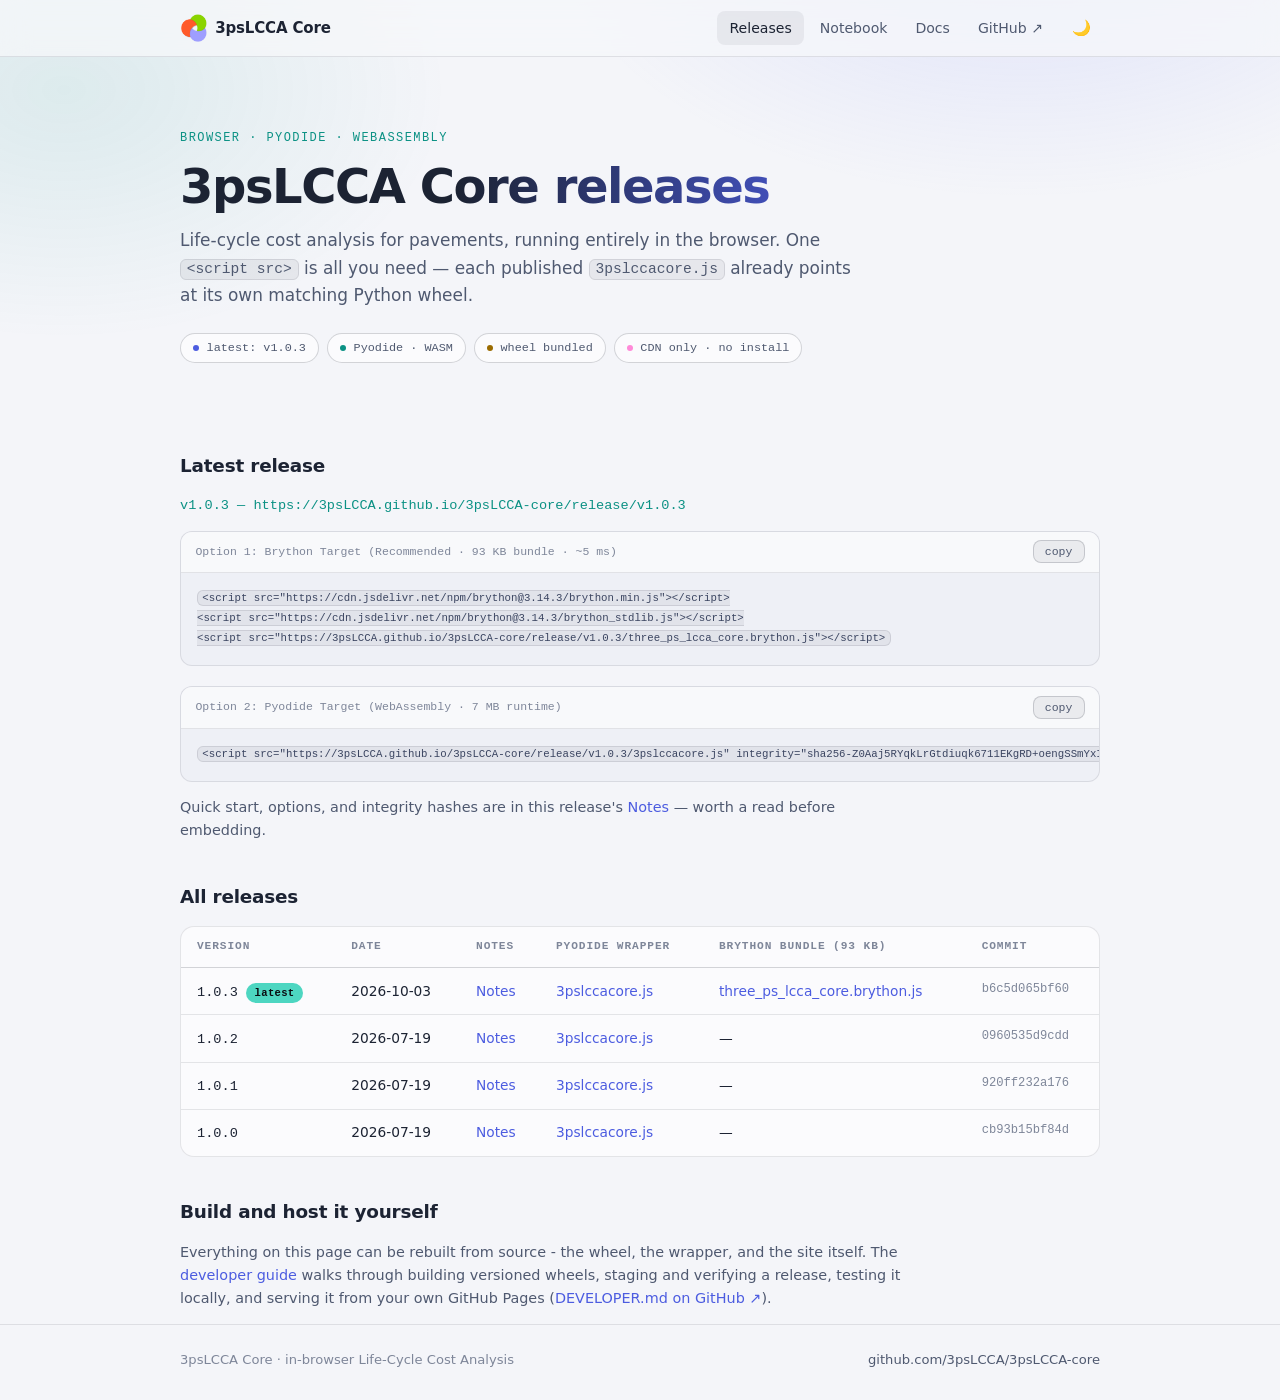
<file: index.html>
<!doctype html>
<html lang="en">

<head>
  <meta charset="utf-8" />
  <meta name="viewport" content="width=device-width, initial-scale=1" />
  <title>3psLCCA Core — Releases</title>
  <meta name="description"
    content="Published browser/Pyodide releases of 3pslccacore.js — the single script you need for in-browser LCCA." />
  <link rel="icon" type="image/svg+xml" href="./assets/logo-3psLCCA.svg" />
  <link rel="stylesheet" href="./assets/site.css" />
  <script src="./assets/theme.js"></script>
  <style>
    /* ---- hero ---- */
    header {
      padding: 4.5rem 0 3rem;
    }

    .eyebrow {
      font-family: var(--mono);
      font-size: 0.75rem;
      letter-spacing: 0.12em;
      text-transform: uppercase;
      color: var(--accent-2);
      margin: 0 0 0.75rem;
    }

    h1 {
      margin: 0 0 0.9rem;
      font-size: clamp(2rem, 5vw, 3rem);
      font-weight: 800;
      letter-spacing: -0.03em;
      line-height: 1.1;
      background: linear-gradient(90deg, var(--h1-grad-from) 30%, var(--h1-grad-mid) 75%, var(--accent-2));
      -webkit-background-clip: text;
      background-clip: text;
      color: transparent;
    }

    .lead {
      color: var(--text-dim);
      font-size: 1.06rem;
      max-width: 42rem;
      margin: 0 0 1.5rem;
    }

    .chips {
      display: flex;
      flex-wrap: wrap;
      gap: 0.5rem;
    }

    .chip {
      display: inline-flex;
      align-items: center;
      gap: 0.45rem;
      font-family: var(--mono);
      font-size: 0.74rem;
      color: var(--text-dim);
      border: 1px solid var(--border-strong);
      background: var(--surface);
      padding: 0.3rem 0.75rem;
      border-radius: 999px;
    }

    .chip::before {
      content: "";
      width: 0.4rem;
      height: 0.4rem;
      border-radius: 50%;
      background: var(--accent);
    }

    .chip:nth-child(2)::before {
      background: var(--accent-2);
    }

    .chip:nth-child(3)::before {
      background: var(--warn);
    }

    .chip:nth-child(4)::before {
      background: #ff8ad8;
    }

    /* ---- sections ---- */
    main {
      padding-bottom: 4rem;
    }

    h2 {
      font-size: 1.15rem;
      font-weight: 650;
      letter-spacing: -0.01em;
      margin: 2.5rem 0 0.9rem;
    }

    .muted {
      color: var(--text-dim);
      font-size: 0.9rem;
      max-width: 46rem;
    }

    #status {
      font-family: var(--mono);
      font-size: 0.85rem;
      color: var(--text-dim);
    }

    #status.ok {
      color: var(--accent-2);
    }

    #status.error {
      color: var(--danger);
    }

    /* ---- snippet card ---- */
    .snippet {
      background: var(--code-bg);
      border: 1px solid var(--border);
      border-radius: 12px;
      overflow: hidden;
    }

    .snippet-head {
      display: flex;
      align-items: center;
      justify-content: space-between;
      padding: 0.55rem 0.9rem;
      background: var(--surface);
      border-bottom: 1px solid var(--border);
      font-family: var(--mono);
      font-size: 0.72rem;
      color: var(--text-faint);
    }

    .snippet pre {
      margin: 0;
      padding: 1rem;
      font-family: var(--mono);
      font-size: 0.78rem;
      line-height: 1.6;
      color: var(--code-text);
      overflow-x: auto;
    }

    .copy-btn {
      font-family: var(--mono);
      font-size: 0.72rem;
      color: var(--text-dim);
      background: var(--surface-2);
      border: 1px solid var(--border-strong);
      border-radius: 8px;
      padding: 0.25rem 0.7rem;
      cursor: pointer;
      transition: all 0.15s ease;
    }

    .copy-btn:hover {
      color: var(--text);
      border-color: var(--accent);
    }

    .copy-btn.done {
      color: var(--accent-2);
      border-color: var(--accent-2);
    }

    /* ---- releases table ---- */
    .table-card {
      background: var(--surface);
      border: 1px solid var(--border);
      border-radius: 14px;
      overflow-x: auto;
    }

    table {
      border-collapse: collapse;
      width: 100%;
      font-size: 0.86rem;
      min-width: 44rem;
    }

    th,
    td {
      text-align: left;
      padding: 0.7rem 1rem;
      vertical-align: top;
    }

    thead th {
      font-family: var(--mono);
      font-size: 0.7rem;
      font-weight: 600;
      text-transform: uppercase;
      letter-spacing: 0.08em;
      color: var(--text-faint);
      border-bottom: 1px solid var(--border-strong);
    }

    tbody tr {
      border-bottom: 1px solid var(--border);
      transition: background 0.15s ease;
    }

    tbody tr:last-child {
      border-bottom: none;
    }

    tbody tr:hover {
      background: var(--surface-2);
    }

    tr.prerelease td {
      color: var(--text-faint);
    }

    td code {
      background: transparent;
      border: none;
      padding: 0;
      font-size: 0.85rem;
    }

    .tag {
      display: inline-block;
      font-family: var(--mono);
      font-size: 0.66rem;
      font-weight: 600;
      padding: 0.12rem 0.55rem;
      border-radius: 999px;
      margin-left: 0.5rem;
      letter-spacing: 0.03em;
    }

    .tag.latest {
      color: #0a0b10;
      background: #4dd6c1;
    }

    .tag.pre {
      color: var(--text-dim);
      border: 1px solid var(--border-strong);
    }

    .tag.warn {
      color: #0a0b10;
      background: #f0b429;
    }

    .sha {
      font-family: var(--mono);
      font-size: 0.76rem;
      color: var(--text-faint);
    }

  </style>
  <script src="./release/v1.0.0/3pslccacore.js"></script>
</head>

<body>

  <nav>
    <div class="wrap nav-inner">
      <a class="brand" href="./"><img class="logo" src="./assets/logo-3psLCCA.svg" alt="3psLCCA logo" /><span
          class="brand-text">3psLCCA Core</span></a>
      <div class="nav-links">
        <a class="active" href="./">Releases</a>
        <a href="./lcca-notebook.html">Notebook</a>
        <a href="./view_documentation.html">Docs</a>
        <a href="https://github.com/3psLCCA/3psLCCA-core/tree/web" target="_blank" rel="noopener">GitHub ↗</a>
        <button id="themeToggle" class="theme-toggle" type="button" aria-label="Toggle theme">🌓</button>
      </div>
    </div>
  </nav>

  <header>
    <div class="wrap">
      <p class="eyebrow">Browser · Pyodide · WebAssembly</p>
      <h1>3psLCCA Core releases</h1>
      <p class="lead">
        Life-cycle cost analysis for pavements, running entirely in the browser.
        One <code>&lt;script src&gt;</code> is all you need — each published
        <code>3pslccacore.js</code> already points at its own matching Python wheel.
      </p>
      <div class="chips">
        <span class="chip" id="latestBadge">latest: …</span>
        <span class="chip">Pyodide · WASM</span>
        <span class="chip">wheel bundled</span>
        <span class="chip">CDN only · no install</span>
      </div>
    </div>
  </header>

  <main class="wrap">

    <h2>Latest release</h2>
    <p id="status">Loading release/releases.json…</p>

    <div class="snippet" id="snippetCardBrython" hidden style="margin-bottom: 1.25rem;">
      <div class="snippet-head">
        <span>Option 1: Brython Target (Recommended · 93 KB bundle · ~5 ms)</span>
        <button id="copyBtnBrython" class="copy-btn" type="button">copy</button>
      </div>
      <pre id="latestSnippetBrython" hidden><code></code></pre>
    </div>

    <div class="snippet" id="snippetCardPyodide" hidden>
      <div class="snippet-head">
        <span>Option 2: Pyodide Target (WebAssembly · 7 MB runtime)</span>
        <button id="copyBtnPyodide" class="copy-btn" type="button">copy</button>
      </div>
      <pre id="latestSnippetPyodide" hidden><code></code></pre>
    </div>
    <p class="muted" id="snippetNote" hidden>
      Quick start, options, and integrity hashes are in this release's
      <a href="#">Notes</a> — worth a read before embedding.
    </p>

    <h2>All releases</h2>
    <div class="table-card">
      <table id="table" hidden>
        <thead>
          <tr>
            <th>Version</th>
            <th>Date</th>
            <th>Notes</th>
            <th>Pyodide Wrapper</th>
            <th>Brython Bundle (93 KB)</th>
            <th>Commit</th>
          </tr>
        </thead>
        <tbody></tbody>
      </table>
    </div>

    <h2>Build and host it yourself</h2>
    <p class="muted">
      Everything on this page can be rebuilt from source - the wheel, the
      wrapper, and the site itself. The
      <a href="./view_documentation.html#file=DEVELOPER.md">developer guide</a>
      walks through building versioned wheels, staging and verifying a
      release, testing it locally, and serving it from your own GitHub Pages
      (<a href="https://github.com/3psLCCA/3psLCCA-core/blob/web/DEVELOPER.md"
        target="_blank" rel="noopener">DEVELOPER.md on GitHub ↗</a>).
    </p>

  </main>

  <footer>
    <div class="wrap foot-inner">
      <span>3psLCCA Core · in-browser Life-Cycle Cost Analysis</span>
      <a href="https://github.com/3psLCCA/3psLCCA-core/tree/web">github.com/3psLCCA/3psLCCA-core</a>
    </div>
  </footer>

  <script>
    const statusEl = document.getElementById("status");
    const snippetCardBrython = document.getElementById("snippetCardBrython");
    const snippetElBrython = document.getElementById("latestSnippetBrython");
    const copyBtnBrython = document.getElementById("copyBtnBrython");
    const snippetCardPyodide = document.getElementById("snippetCardPyodide");
    const snippetElPyodide = document.getElementById("latestSnippetPyodide");
    const copyBtnPyodide = document.getElementById("copyBtnPyodide");
    const tableEl = document.getElementById("table");
    const tbodyEl = tableEl.querySelector("tbody");
    const latestBadge = document.getElementById("latestBadge");

    function wireCopyBtn(btn, targetEl) {
      if (!btn || !targetEl) return;
      btn.addEventListener("click", () => {
        navigator.clipboard.writeText(targetEl.textContent).then(() => {
          btn.textContent = "copied ✓";
          btn.classList.add("done");
          setTimeout(() => {
            btn.textContent = "copy";
            btn.classList.remove("done");
          }, 1500);
        });
      });
    }

    wireCopyBtn(copyBtnBrython, snippetElBrython);
    wireCopyBtn(copyBtnPyodide, snippetElPyodide);

    function shortSha(sha) {
      return sha ? sha.slice(0, 12) : "—";
    }

    // Subresource Integrity needs a base64 digest, not the hex sha256 stored
    // in releases.json.
    function hexToBase64(hex) {
      const bytes = hex.match(/.{2}/g).map((b) => parseInt(b, 16));
      return btoa(String.fromCharCode(...bytes));
    }

    function formatDate(iso) {
      if (!iso) return "—";
      return iso.slice(0, 10);
    }

    function makeTag(text, cls) {
      const tag = document.createElement("span");
      tag.className = "tag " + cls;
      tag.textContent = text;
      return tag;
    }

    function renderRow(entry, isLatest) {
      const tr = document.createElement("tr");
      if (entry.kind === "prerelease") tr.className = "prerelease";

      const versionCell = document.createElement("td");
      const versionCode = document.createElement("code");
      versionCode.textContent = entry.version;
      versionCell.appendChild(versionCode);
      if (isLatest) {
        versionCell.appendChild(makeTag("latest", "latest"));
      } else if (entry.kind === "prerelease") {
        versionCell.appendChild(makeTag("prerelease", "pre"));
      }
      tr.appendChild(versionCell);

      const dateCell = document.createElement("td");
      dateCell.textContent = formatDate(entry.timestamp);
      tr.appendChild(dateCell);

      const notesCell = document.createElement("td");
      if (entry.notes && (entry.path || entry.url)) {
        const a = document.createElement("a");
        a.href = entry.path
          ? `./view_documentation.html#file=${encodeURIComponent(`${entry.path}/NOTES.md`)}`
          : `${entry.url}/NOTES.md`;
        a.textContent = "Notes";
        notesCell.appendChild(a);
      } else {
        notesCell.textContent = "—";
      }
      tr.appendChild(notesCell);

      const scriptCell = document.createElement("td");
      if (entry.url) {
        const a = document.createElement("a");
        a.href = `${entry.url}/3pslccacore.js`;
        a.textContent = "3pslccacore.js";
        scriptCell.appendChild(a);
      } else {
        scriptCell.textContent = "3pslccacore.js";
        scriptCell.appendChild(makeTag("not published", "warn"));
      }
      tr.appendChild(scriptCell);

      const brythonCell = document.createElement("td");
      if (entry.brython_bundle && entry.url) {
        const a = document.createElement("a");
        a.href = `${entry.url}/${entry.brython_bundle}`;
        a.textContent = entry.brython_bundle;
        brythonCell.appendChild(a);
      } else if (entry.brython_bundle) {
        brythonCell.textContent = entry.brython_bundle;
      } else {
        brythonCell.textContent = "—";
      }
      tr.appendChild(brythonCell);

      const commitCell = document.createElement("td");
      commitCell.className = "sha";
      commitCell.textContent = shortSha(entry.commit);
      tr.appendChild(commitCell);

      return tr;
    }

    fetch("./release/releases.json")
      .then((r) => (r.ok ? r.json() : Promise.reject(r.status)))
      .then((data) => {
        const versions = data.versions || [];
        if (versions.length === 0) {
          statusEl.textContent = "Nothing has been published yet.";
          return;
        }

        if (data.latest) {
          latestBadge.textContent = `latest: v${data.latest}`;
        } else {
          latestBadge.hidden = true;
        }

        const latestEntry = versions.find((e) => e.version === data.latest);
        if (latestEntry && latestEntry.url) {
          statusEl.textContent = `v${latestEntry.version} — ${latestEntry.url}`;
          statusEl.className = "ok";
          if (latestEntry.brython_bundle && snippetCardBrython && snippetElBrython) {
            snippetCardBrython.hidden = false;
            snippetElBrython.hidden = false;
            const brythonSnippet = `<script src="https://cdn.jsdelivr.net/npm/brython@3.14.3/brython.min.js"><\/script>\n<script src="https://cdn.jsdelivr.net/npm/brython@3.14.3/brython_stdlib.js"><\/script>\n<script src="${latestEntry.url}/${latestEntry.brython_bundle}"><\/script>`;
            snippetElBrython.querySelector("code").textContent = brythonSnippet;
          }

          if (snippetCardPyodide && snippetElPyodide) {
            snippetCardPyodide.hidden = false;
            snippetElPyodide.hidden = false;
            const integrityAttr = latestEntry.js_sha256
              ? ` integrity="sha256-${hexToBase64(latestEntry.js_sha256)}" crossorigin="anonymous"`
              : "";
            const pyodideSnippet = `<script src="${latestEntry.url}/3pslccacore.js"${integrityAttr}><\/script>`;
            snippetElPyodide.querySelector("code").textContent = pyodideSnippet;
          }
          if (latestEntry.notes && latestEntry.path) {
            const note = document.getElementById("snippetNote");
            note.hidden = false;
            note.querySelector("a").href =
              `./view_documentation.html#file=${encodeURIComponent(`${latestEntry.path}/NOTES.md`)}`;
          }
        } else if (data.latest) {
          statusEl.textContent = `v${data.latest} is marked latest but has no published URL.`;
          statusEl.className = "error";
        } else {
          statusEl.textContent = "No release is marked latest yet.";
        }

        const sorted = [...versions].sort((a, b) => (a.timestamp < b.timestamp ? 1 : -1));
        for (const entry of sorted) {
          tbodyEl.appendChild(renderRow(entry, entry.version === data.latest));
        }
        tableEl.hidden = false;
      })
      .catch((err) => {
        statusEl.textContent = `Could not load release/releases.json (${err}).`;
        statusEl.className = "error";
      });
  </script>

</body>

</html>
</file>
<file: assets/site.css>
/* site.css — shared styles for the 3psLCCA Core site (releases, notebook, docs).
   Theming: dark is the default palette. Light is used when the OS prefers it
   (and the user hasn't picked dark), or when assets/theme.js sets
   data-theme="light" on <html> via the nav toggle. */

:root {
  --bg: #0a0b10;
  --surface: rgba(255, 255, 255, 0.03);
  --surface-2: rgba(255, 255, 255, 0.055);
  --border: rgba(255, 255, 255, 0.08);
  --border-strong: rgba(255, 255, 255, 0.14);
  --text: #e7e9ee;
  --text-dim: #9aa1b2;
  --text-faint: #626a7d;
  --accent: #7c8cff;
  --accent-2: #4dd6c1;
  --danger: #ff6b7a;
  --warn: #f0b429;
  --nav-bg: rgba(10, 11, 16, 0.75);
  --code-bg: #07080c;
  --code-text: #b8c1d9;
  --glow-1: rgba(124, 140, 255, 0.13);
  --glow-2: rgba(77, 214, 193, 0.07);
  --h1-grad-from: #fff;
  --h1-grad-mid: #9aa8ff;
  --mono: "SFMono-Regular", ui-monospace, "Cascadia Code", Consolas, monospace;
  --sans: "Inter", "Segoe UI Variable", "Segoe UI", system-ui, -apple-system, sans-serif;
  color-scheme: dark;
}

:root[data-theme="light"] {
  --bg: #f4f5f9;
  --surface: rgba(255, 255, 255, 0.6);
  --surface-2: rgba(22, 28, 47, 0.06);
  --border: rgba(22, 28, 47, 0.1);
  --border-strong: rgba(22, 28, 47, 0.18);
  --text: #1c2333;
  --text-dim: #4f5970;
  --text-faint: #7e8699;
  --accent: #4c5ce0;
  --accent-2: #0b9184;
  --danger: #d13b4f;
  --warn: #9a6b00;
  --nav-bg: rgba(246, 247, 250, 0.75);
  --code-bg: #eef0f6;
  --code-text: #3a4460;
  --glow-1: rgba(124, 140, 255, 0.18);
  --glow-2: rgba(13, 148, 136, 0.1);
  --h1-grad-from: #1c2333;
  --h1-grad-mid: #4c5ce0;
  color-scheme: light;
}

@media (prefers-color-scheme: light) {
  :root:not([data-theme="dark"]) {
    --bg: #f4f5f9;
    --surface: rgba(255, 255, 255, 0.6);
    --surface-2: rgba(22, 28, 47, 0.06);
    --border: rgba(22, 28, 47, 0.1);
    --border-strong: rgba(22, 28, 47, 0.18);
    --text: #1c2333;
    --text-dim: #4f5970;
    --text-faint: #7e8699;
    --accent: #4c5ce0;
    --accent-2: #0b9184;
    --danger: #d13b4f;
    --warn: #9a6b00;
    --nav-bg: rgba(246, 247, 250, 0.75);
    --code-bg: #eef0f6;
    --code-text: #3a4460;
    --glow-1: rgba(124, 140, 255, 0.18);
    --glow-2: rgba(13, 148, 136, 0.1);
    --h1-grad-from: #1c2333;
    --h1-grad-mid: #4c5ce0;
    color-scheme: light;
  }
}

/* ---- base ---- */
* {
  box-sizing: border-box;
}

body {
  margin: 0;
  background: var(--bg);
  color: var(--text);
  font-family: var(--sans);
  font-size: 15px;
  line-height: 1.6;
  -webkit-font-smoothing: antialiased;
}

body::before {
  content: "";
  position: fixed;
  inset: 0;
  z-index: -1;
  background:
    radial-gradient(50rem 30rem at 80% -10%, var(--glow-1), transparent 60%),
    radial-gradient(40rem 26rem at 5% 10%, var(--glow-2), transparent 60%);
}

a {
  color: var(--accent);
  text-decoration: none;
}

a:hover {
  text-decoration: underline;
}

code {
  font-family: var(--mono);
  font-size: 0.86em;
  background: var(--surface-2);
  border: 1px solid var(--border);
  padding: 0.1em 0.4em;
  border-radius: 6px;
}

.wrap {
  max-width: 60rem;
  margin: 0 auto;
  padding: 0 1.25rem;
}

/* ---- nav ---- */
nav {
  position: sticky;
  top: 0;
  z-index: 50;
  background: var(--nav-bg);
  backdrop-filter: blur(14px);
  -webkit-backdrop-filter: blur(14px);
  border-bottom: 1px solid var(--border);
}

.nav-inner {
  display: flex;
  align-items: center;
  gap: 1.5rem;
  height: 3.5rem;
}

.brand {
  font-weight: 700;
  letter-spacing: -0.01em;
  color: var(--text);
  display: flex;
  align-items: center;
  gap: 0.5rem;
}

.brand:hover {
  text-decoration: none;
}

.brand .logo {
  width: 1.7rem;
  height: 1.7rem;
  object-fit: contain;
  border-radius: 6px;
}

.nav-links {
  margin-left: auto;
  display: flex;
  align-items: center;
  gap: 0.25rem;
}

.nav-links a {
  color: var(--text-dim);
  font-size: 0.88rem;
  padding: 0.35rem 0.75rem;
  border-radius: 8px;
}

.nav-links a:hover {
  color: var(--text);
  background: var(--surface-2);
  text-decoration: none;
}

.nav-links a.active {
  color: var(--text);
  background: var(--surface-2);
}

.theme-toggle {
  margin-left: 0.25rem;
  font-size: 0.95rem;
  line-height: 1;
  color: var(--text-dim);
  background: none;
  border: 1px solid transparent;
  border-radius: 8px;
  padding: 0.3rem 0.5rem;
  cursor: pointer;
  transition: all 0.15s ease;
}

.theme-toggle:hover {
  color: var(--text);
  background: var(--surface-2);
}

/* ---- status bar (notebook + docs) ---- */
.statusbar {
  position: sticky;
  top: 3.5rem;
  z-index: 40;
  background: var(--nav-bg);
  backdrop-filter: blur(14px);
  -webkit-backdrop-filter: blur(14px);
  border-bottom: 1px solid var(--border);
}

.status-inner {
  display: flex;
  align-items: center;
  gap: 0.6rem;
  padding: 0.5rem 0;
}

.status-dot {
  flex: 0 0 auto;
  width: 0.55rem;
  height: 0.55rem;
  border-radius: 50%;
  background: var(--accent-2);
  box-shadow: 0 0 8px var(--accent-2);
  animation: pulse 2.4s ease-in-out infinite;
}

.status-dot.bad {
  background: var(--danger);
  box-shadow: 0 0 8px var(--danger);
}

@keyframes pulse {

  0%,
  100% {
    opacity: 1;
  }

  50% {
    opacity: 0.35;
  }
}

.statusbar #status {
  margin: 0;
  font-size: 0.85rem;
  font-weight: 550;
  font-family: var(--mono);
  flex: 1 1 auto;
  min-width: 0;
  overflow: hidden;
  text-overflow: ellipsis;
  white-space: nowrap;
}

.runall {
  font-family: var(--mono);
  font-size: 0.72rem;
  color: var(--text-dim);
  background: var(--surface-2);
  border: 1px solid var(--border-strong);
  border-radius: 8px;
  padding: 0.3rem 0.75rem;
  cursor: pointer;
  transition: all 0.15s ease;
}

.runall:hover:not(:disabled) {
  color: var(--text);
  border-color: var(--accent);
}

.runall:disabled {
  opacity: 0.4;
  cursor: not-allowed;
}

/* ---- footer ---- */
footer {
  border-top: 1px solid var(--border);
  padding: 1.5rem 0 2rem;
  color: var(--text-faint);
  font-size: 0.82rem;
}

.foot-inner {
  display: flex;
  flex-wrap: wrap;
  align-items: center;
  gap: 0.5rem 2rem;
  justify-content: space-between;
}

footer a {
  color: var(--text-dim);
}

/* ---- responsive ---- */
@media (max-width: 40rem) {
  .wrap {
    padding: 0 0.9rem;
  }

  .nav-inner {
    gap: 0.6rem;
  }

  .nav-links a {
    font-size: 0.8rem;
    padding: 0.3rem 0.45rem;
  }

  .brand {
    font-size: 0.95rem;
  }
}

@media (max-width: 26rem) {
  .brand-text {
    display: none;
  }
}
</file>
